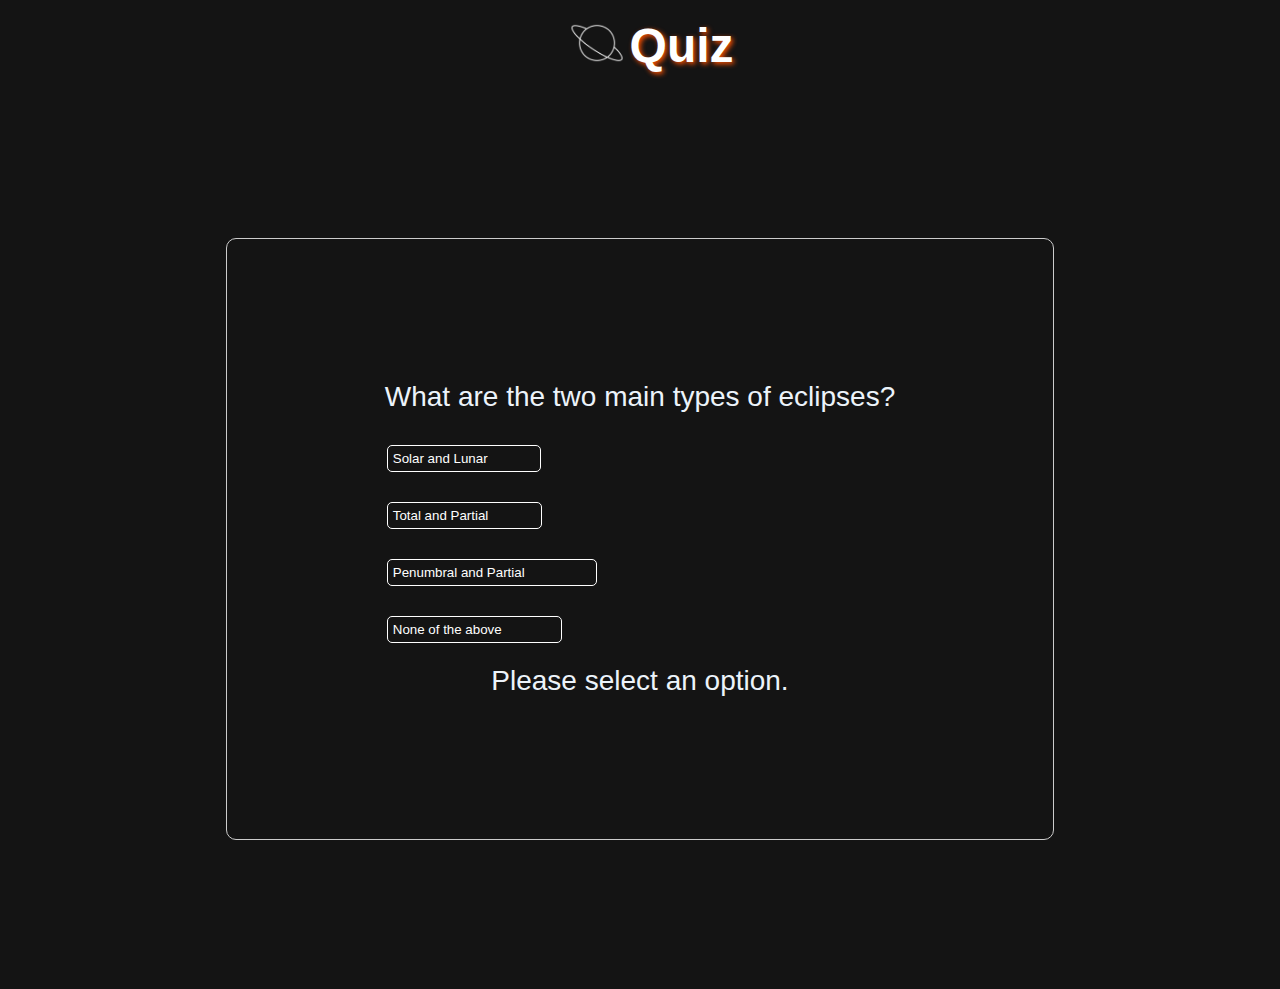
<file: assessment_page.html>
<!DOCTYPE html>
<html>
  <head>
    <title>AssessmentPage</title>
    <link rel="stylesheet" type="text/css" href="assessment_page.css" />
  </head>

  <body>
    <header>
      <a href="index.html">
        <img class="logo" src="Images/LOGO.svg" alt="" />
      </a>
      <h1>Quiz</h1>
    </header>
    <div class="container">
      <div id="quiz-container">
        <div id="question-container">
          <p id="question"></p>
          <div id="options">
            <!-- Options will be added here dynamically -->
          </div>
        </div>
        <button id="next-btn" class="btn" onclick="goToNextQuestion()">
          Next
        </button>
        <p id="prompt-message" style="display: none">
          Please select an option.
        </p>
      </div>

      <div id="score-container" style="display: none">
        <p>Your score: <span id="score"></span></p>
        <button id="reattempt-btn">Reattempt</button>
      </div>
    </div>

    <script src="AssessmentPage.js"></script>
  </body>
</html>
</file>
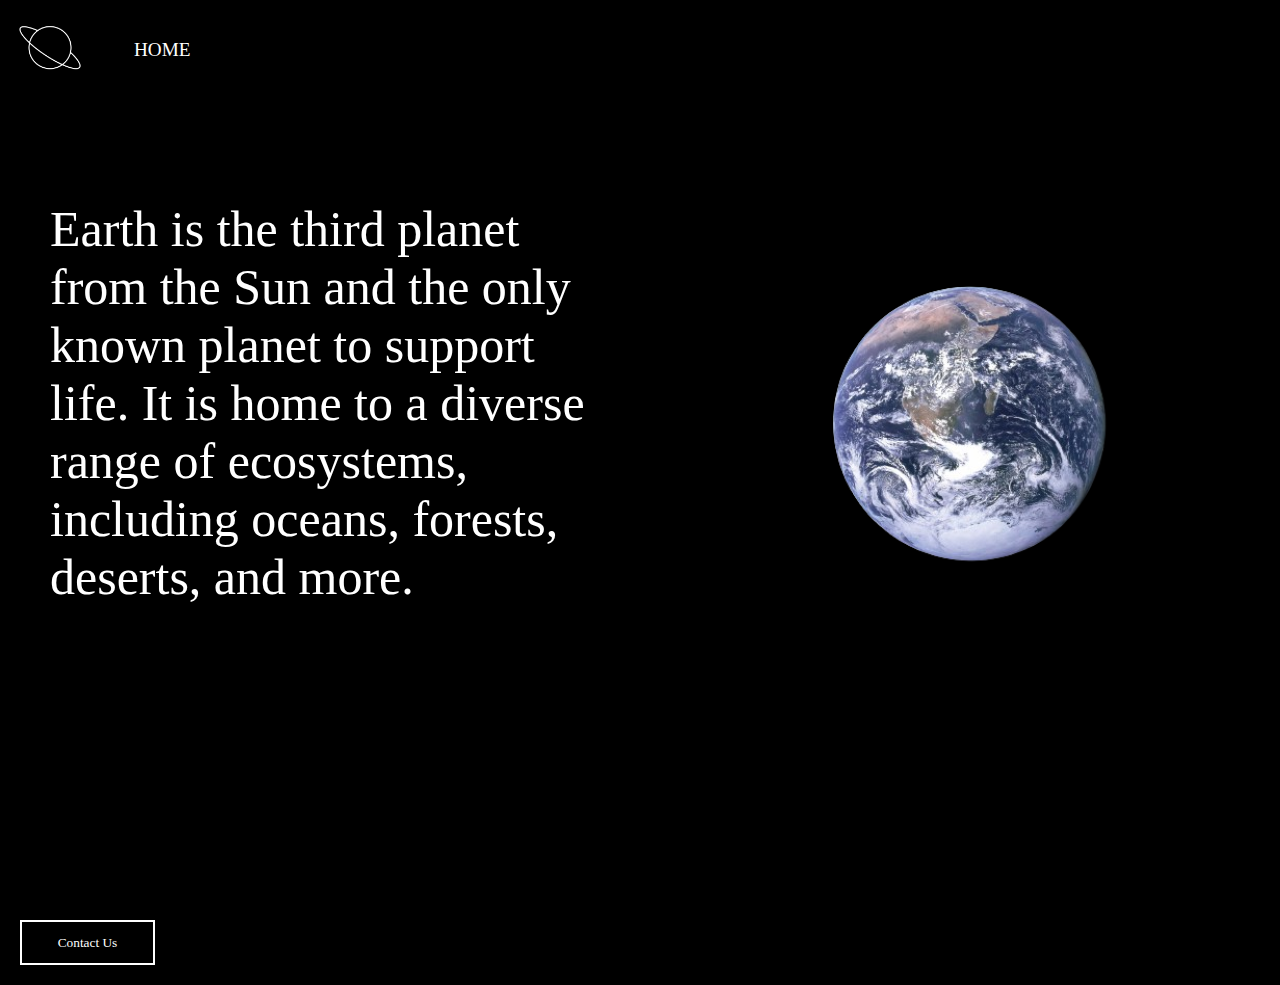
<file: Earth_Info.html>
<!DOCTYPE html>
<html lang="en">
  <head>
    <meta charset="UTF-8" />
    <meta name="viewport" content="width=device-width, initial-scale=1.0" />
    <title>Earth Information</title>
    <link rel="stylesheet" href="planet_info.css" />
  </head>
  <body>
    <div class="home_logo">
      <a href="index.html">
        <img src="Images/LOGO.svg" alt="" />
      </a>
      <span class="home_text">HOME</span>
    </div>

    <main>
      <section class="planet-info">
        <div class="intro">
          <p>
            Earth is the third planet from the Sun and the only known planet to support life.
             It is home to a diverse range of ecosystems, including oceans, forests, deserts, and more.
          </p>
        </div>
        <div class="planet_img">
          <img alt="Earth" src="Images/Earth-removebg.svg" />
        </div>
      </section>
    </main>

    <footer>
      <nav class="footer-navbar">     
        <div class="footer-navbar-rightside">
          <a href="FeedbackForm.html">
            <button class="contact-btn">Contact Us</button>
          </a>
        </div>
      </nav>
    </footer>
  </body>
</html>
</file>
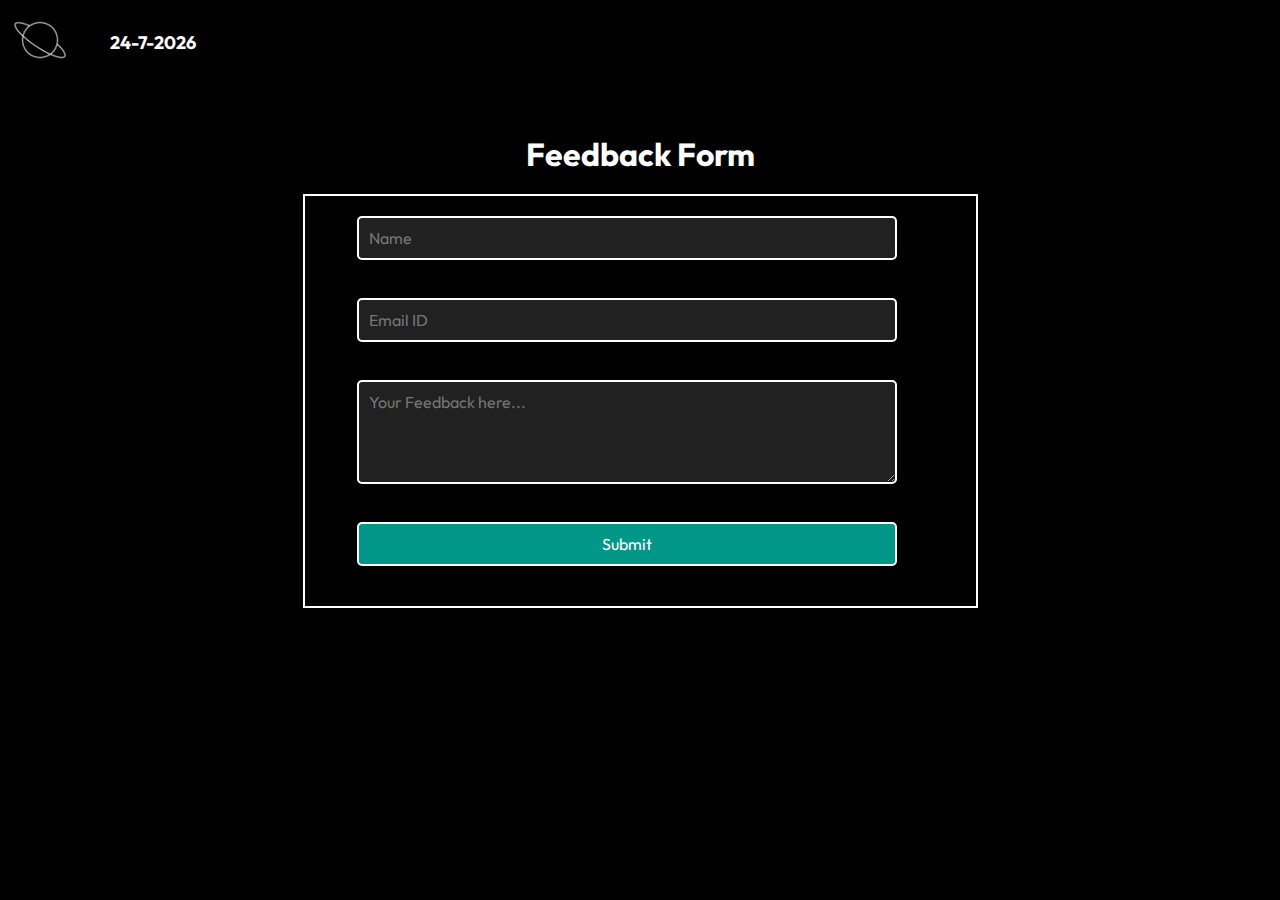
<file: FeedbackForm.html>
<!DOCTYPE html>
<html lang="en">
  <head>
    <meta charset="UTF-8" />
    <meta name="viewport" content="width=device-width, initial-scale=1.0" />
    <title>Feedback Form</title>
    <link rel="stylesheet" href="feedback_form.css" />
    <link
      href="https://fonts.googleapis.com/css2?family=Outfit:wght@100..900&display=swap"
      rel="stylesheet"
    />
  </head>
  <body>
    <header>
      <nav class="navbar">
        <ul class="navbar-leftside">
          <a href="index.html">
            <li><img src="Images/LOGO.svg" alt="" id="logoimg" /></li>
          </a>
          <li><h3 class="dateval">23-03-2024</h3></li>
        </ul>
      </nav>
    </header>

    <div class="wrapper">
      <h1 class="feedback-title">Feedback Form</h1>
      <div class="feedback-form-container">
        <form
          action="index.html"
          method="post"
          id="feedbackForm"
          onsubmit="return validateForm()"
        >
          <input type="text" id="name" name="name" placeholder="Name" /><br />

          <input
            type="email"
            id="email"
            name="email"
            placeholder="Email ID"
            required
          /><br />

          <textarea
            id="message"
            name="message"
            rows="4"
            placeholder="Your Feedback here..."
            required
          ></textarea
          ><br />

          <input type="submit" value="Submit" />
        </form>
      </div>
    </div>
    <script>
      function updateDate() {
        var currentDate = new Date();

        // Format the date
        var formattedDate =
          currentDate.getDate() +
          "-" +
          (currentDate.getMonth() + 1) +
          "-" +
          currentDate.getFullYear();

        // Get all elements with class "dateval"
        var dateElements = document.getElementsByClassName("dateval");

        // Check if any elements found
        if (dateElements.length > 0) {
          // Update content of all elements
          for (var i = 0; i < dateElements.length; i++) {
            dateElements[i].textContent = formattedDate;
          }
        } else {
          console.error("No elements found with class 'dateval'");
        }

        console.log("Current date:", formattedDate);
      }

      window.onload = updateDate;

      function validateForm(event) {
        event.preventDefault();

        var nameInput = document.getElementById("name");
        var emailInput = document.getElementById("email");
        var messageInput = document.getElementById("message");

        if (nameInput.value.trim() === "") {
          alert("Please enter your name.");
          nameInput.focus();
          return false;
        }

        if (emailInput.value.trim() === "") {
          alert("Please enter your email.");
          emailInput.focus();
          return false;
        }

        var emailRegex = /^[^\s@]+@[^\s@]+\.[^\s@]+$/;
        if (!emailRegex.test(emailInput.value.trim())) {
          alert("Please enter a valid email address.");
          emailInput.focus();
          return false;
        }

        if (messageInput.value.trim() === "") {
          alert("Please enter your feedback.");
          messageInput.focus();
          return false;
        }

        window.location.href = "index.html";
        alert("Form submitted successfully!");
      }
    </script>
  </body>
</html>
</file>
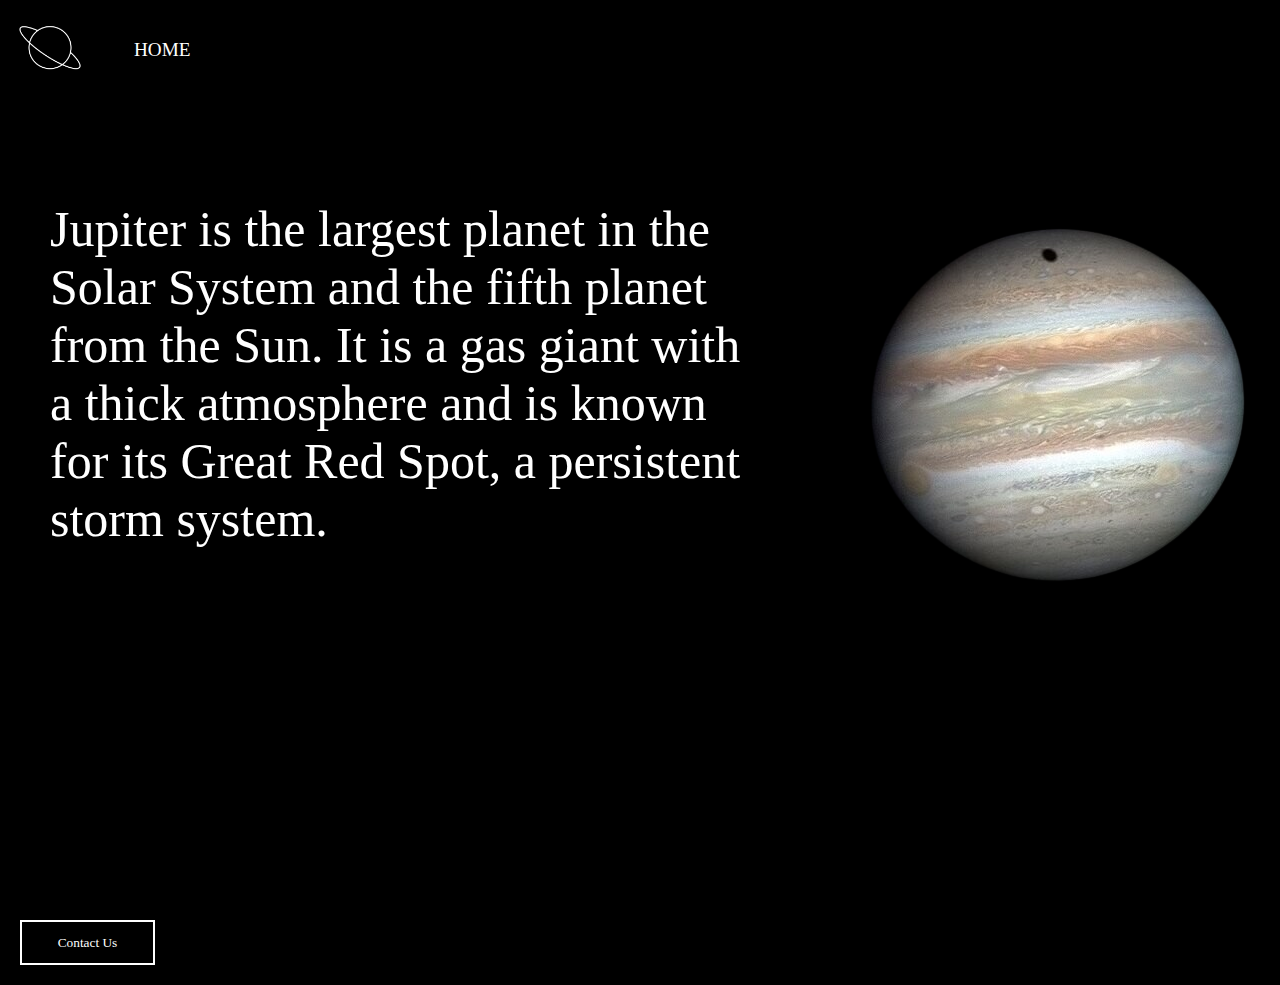
<file: Jupiter_Info.html>
<!DOCTYPE html>
<html lang="en">
  <head>
    <meta charset="UTF-8" />
    <meta name="viewport" content="width=device-width, initial-scale=1.0" />
    <title>Jupiter Information</title>
    <link rel="stylesheet" href="planet_info.css" />
  </head>
  <body>
    <div class="home_logo">
      <a href="index.html">
        <img src="Images/LOGO.svg" alt="" />
      </a>
      <span class="home_text">HOME</span>
    </div>

    <main>
      <section class="planet-info">
        <div class="intro">
          <p>Jupiter is the largest planet in the Solar System and the fifth planet from the Sun. 
            It is a gas giant with a thick atmosphere and is known for its Great Red Spot, a persistent storm system.</p>
        </div>
        <div class="planet_img">
          <img alt="Jupiter" src="Images/jupiter.svg" />
        </div>
      </section>
    </main>

    <footer>
      <nav class="footer-navbar">     
        <div class="footer-navbar-rightside">
          <a href="FeedbackForm.html">
            <button class="contact-btn">Contact Us</button>
          </a>
        </div>
      </nav>
    </footer>
  </body>
</html>
</file>
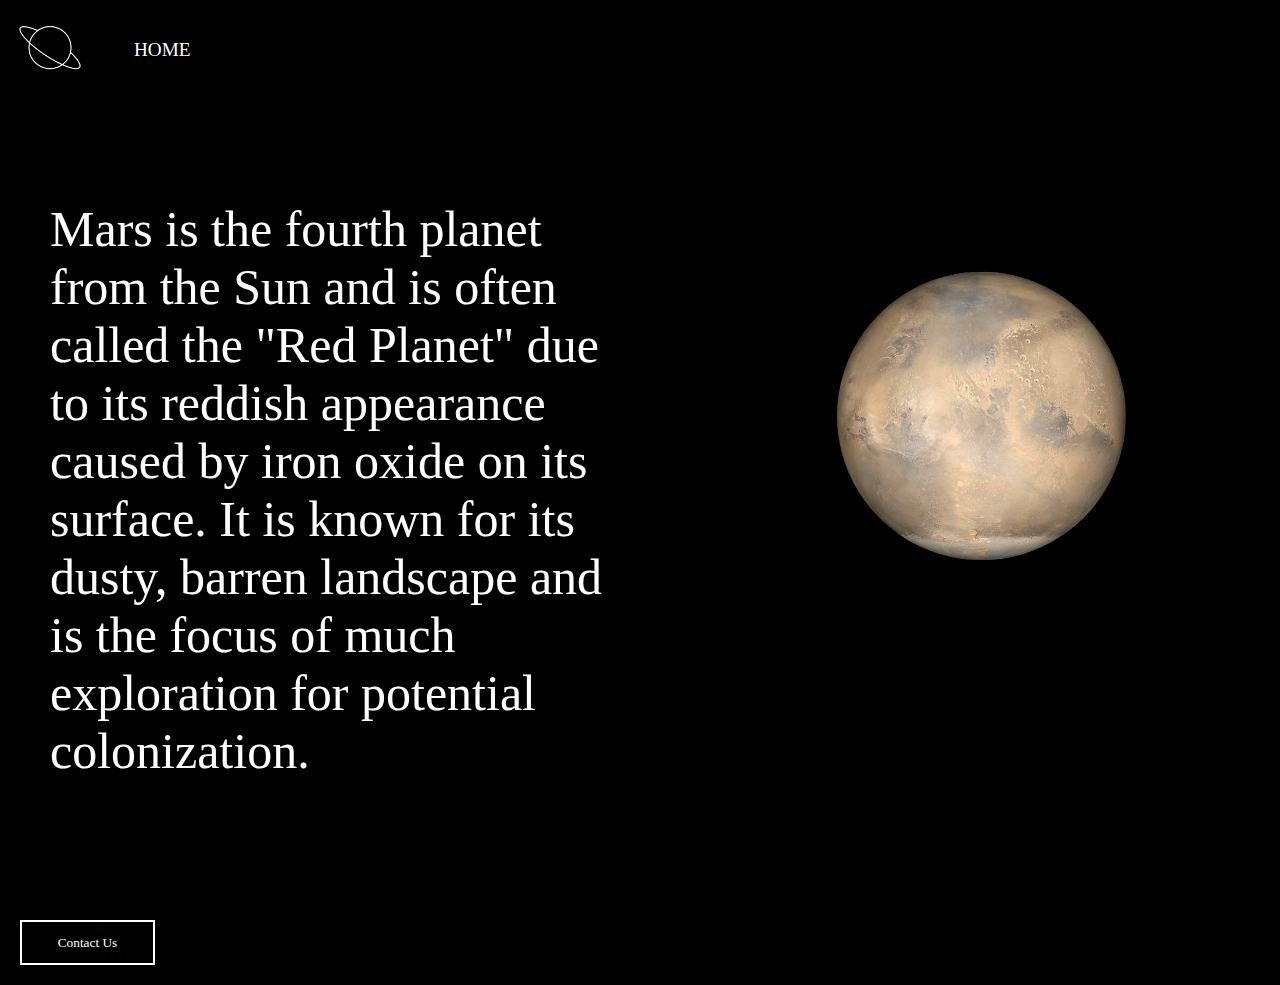
<file: Mars_Info.html>
<!DOCTYPE html>
<html lang="en">
  <head>
    <meta charset="UTF-8" />
    <meta name="viewport" content="width=device-width, initial-scale=1.0" />
    <title>Planet Information</title>
    <link rel="stylesheet" href="planet_info.css" />
  </head>
  <body>
    <div class="home_logo">
      <a href="index.html">
        <img src="Images/LOGO.svg" alt="" />
      </a>
      <span class="home_text">HOME</span>
    </div>

    <main>
      <section class="planet-info">
        <div class="intro">
          <p>
            Mars is the fourth planet from the Sun and is often called the "Red
            Planet" due to its reddish appearance caused by iron oxide on its
            surface. It is known for its dusty, barren landscape and is the
            focus of much exploration for potential colonization.
          </p>
        </div>
        <div class="planet_img">
          <img alt="Mars" src="Images/mars-removebg-preview.svg" />
        </div>
      </section>
    </main>

    <footer>
      <nav class="footer-navbar">     
        <div class="footer-navbar-rightside">
          <a href="FeedbackForm.html">
            <button class="contact-btn">Contact Us</button>
          </a>
        </div>
      </nav>
    </footer>
  </body>
</html>
</file>
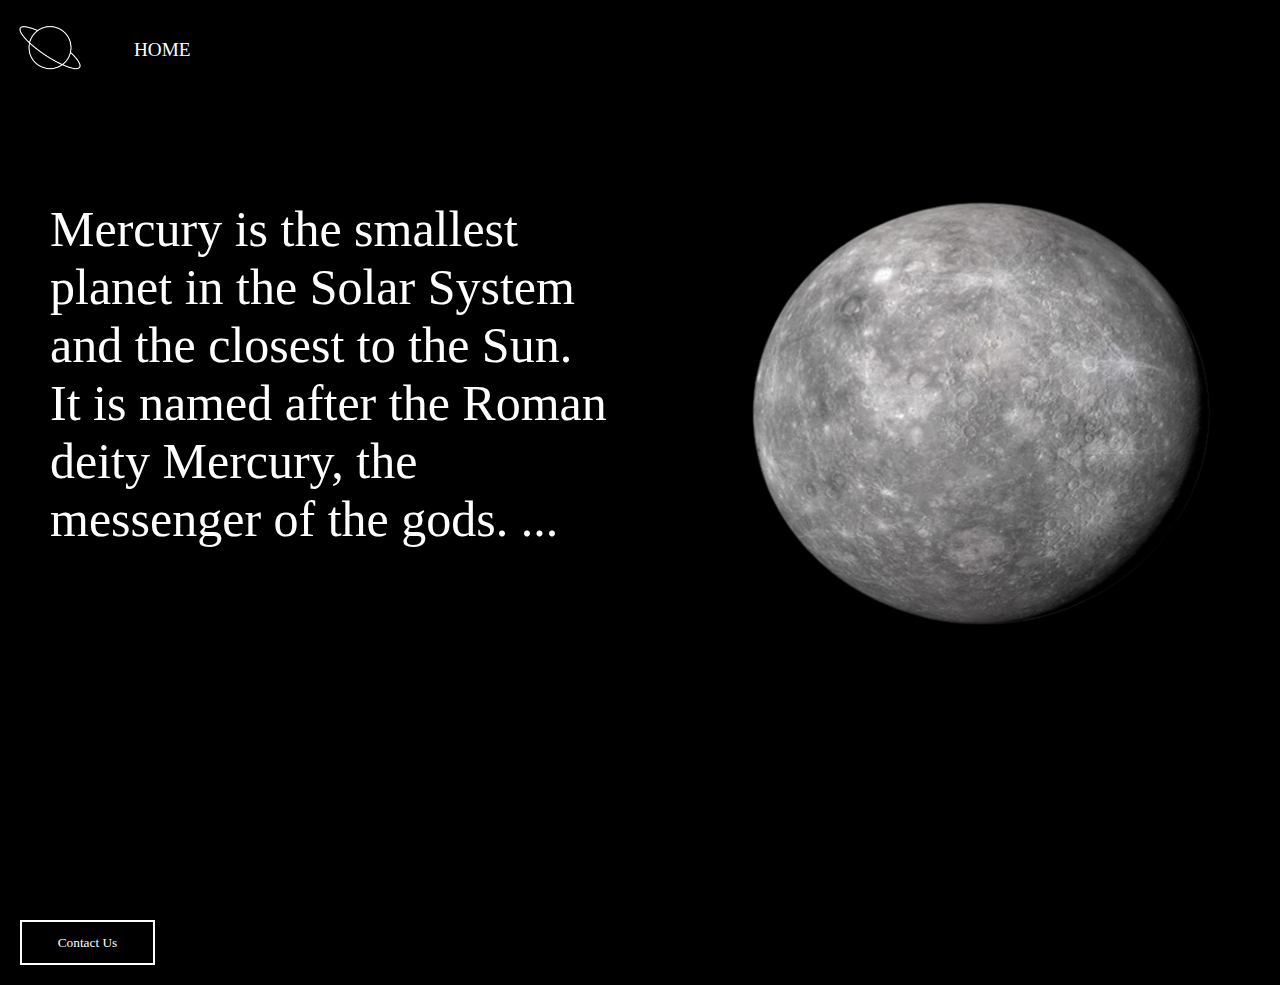
<file: Mercury_Info.html>
<!DOCTYPE html>
<html lang="en">
  <head>
    <meta charset="UTF-8" />
    <meta name="viewport" content="width=device-width, initial-scale=1.0" />
    <title>Mercury Information</title>
    <link rel="stylesheet" href="planet_info.css" />
  </head>
  <body>
    <div class="home_logo">
        <a href="index.html">
          <img src="Images/LOGO.svg" alt="" />
        </a>
        <span class="home_text">HOME</span>
      </div>
      

    <main>
    
    <main>
        <section class="planet-info">
          <div class="intro">
            <p>
              Mercury is the smallest planet in the Solar System and the closest to the Sun.
              It is named after the Roman deity Mercury, the messenger of the gods.
              ...
            </p>
          </div>
          <div class="planet_img">
            <img alt="Mercury" src="Images/Mercury2-finalpng.svg">
          </div>
        </section>
      </main>
      <footer>
        <nav class="footer-navbar">     
          <div class="footer-navbar-rightside">
            <a href="FeedbackForm.html">
              <button class="contact-btn">Contact Us</button>
            </a>
          </div>
        </nav>
      </footer>
  </body>
</html>
</file>
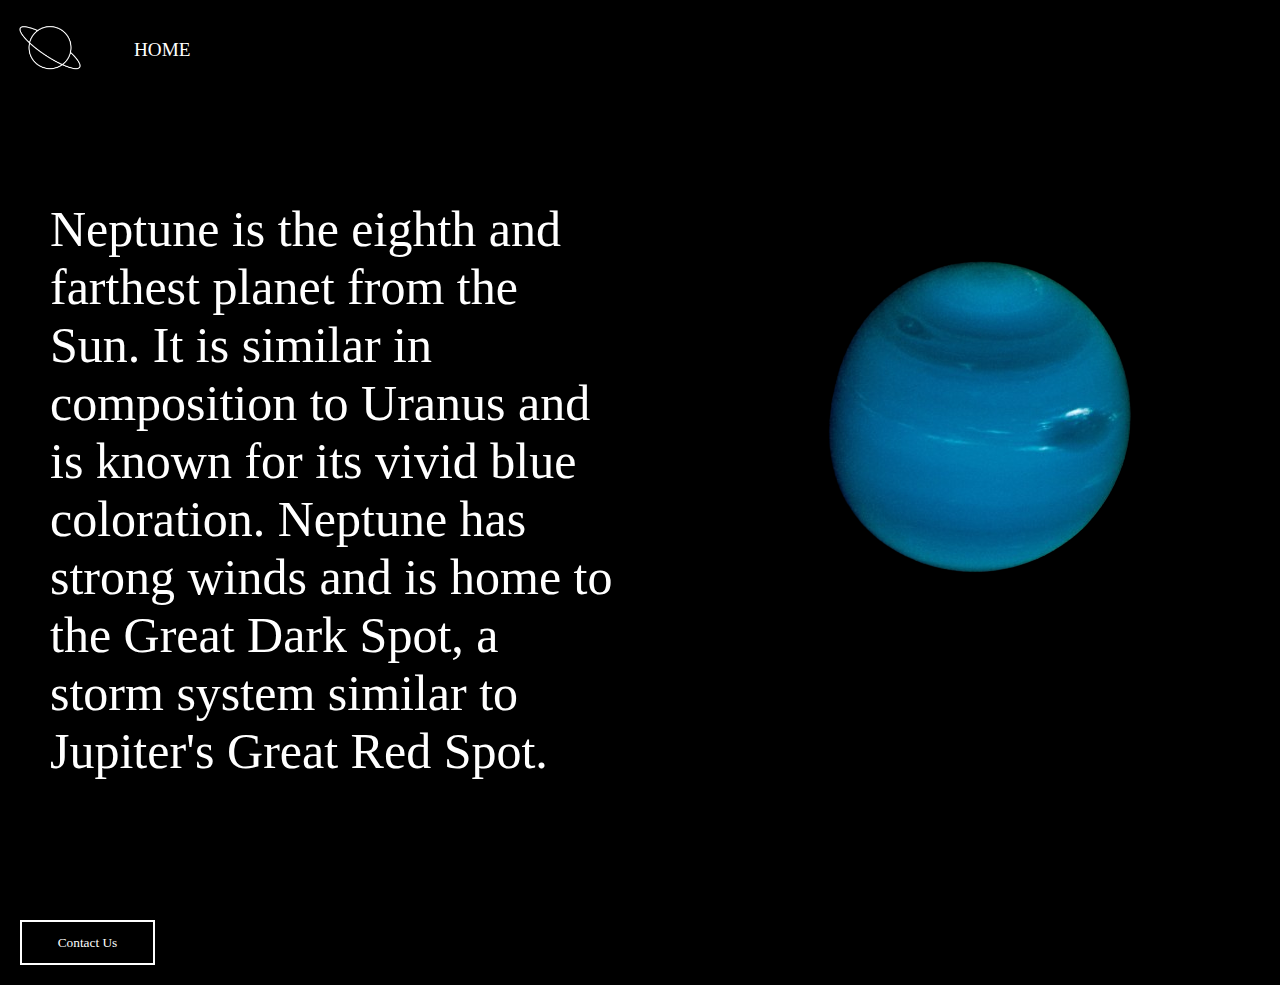
<file: Neptune_Info.html>
<!DOCTYPE html>
<html lang="en">
  <head>
    <meta charset="UTF-8" />
    <meta name="viewport" content="width=device-width, initial-scale=1.0" />
    <title>Neptune Information</title>
    <link rel="stylesheet" href="planet_info.css" />
  </head>
  <body>
    <div class="home_logo">
        <a href="index.html">
          <img src="Images/LOGO.svg" alt="" />
        </a>
        <span class="home_text">HOME</span>
      </div>
      

    <main>
    
    <main>
        <section class="planet-info">
          <div class="intro">
            <p>
                Neptune is the eighth and farthest planet from the Sun. 
                It is similar in composition to Uranus and is known for its 
                vivid blue coloration. Neptune has strong winds 
                and is home to the Great Dark Spot, a storm system similar to Jupiter's Great Red Spot.


            </p>
          </div>
          <div class="planet_img">
            <img alt="Neptune" src="Images/neptune-removebg-preview.svg">
          </div>
        </section>
      </main>
      <footer>
        <nav class="footer-navbar">     
          <div class="footer-navbar-rightside">
            <a href="FeedbackForm.html">
              <button class="contact-btn">Contact Us</button>
            </a>
          </div>
        </nav>
      </footer>
  </body>
</html>
</file>
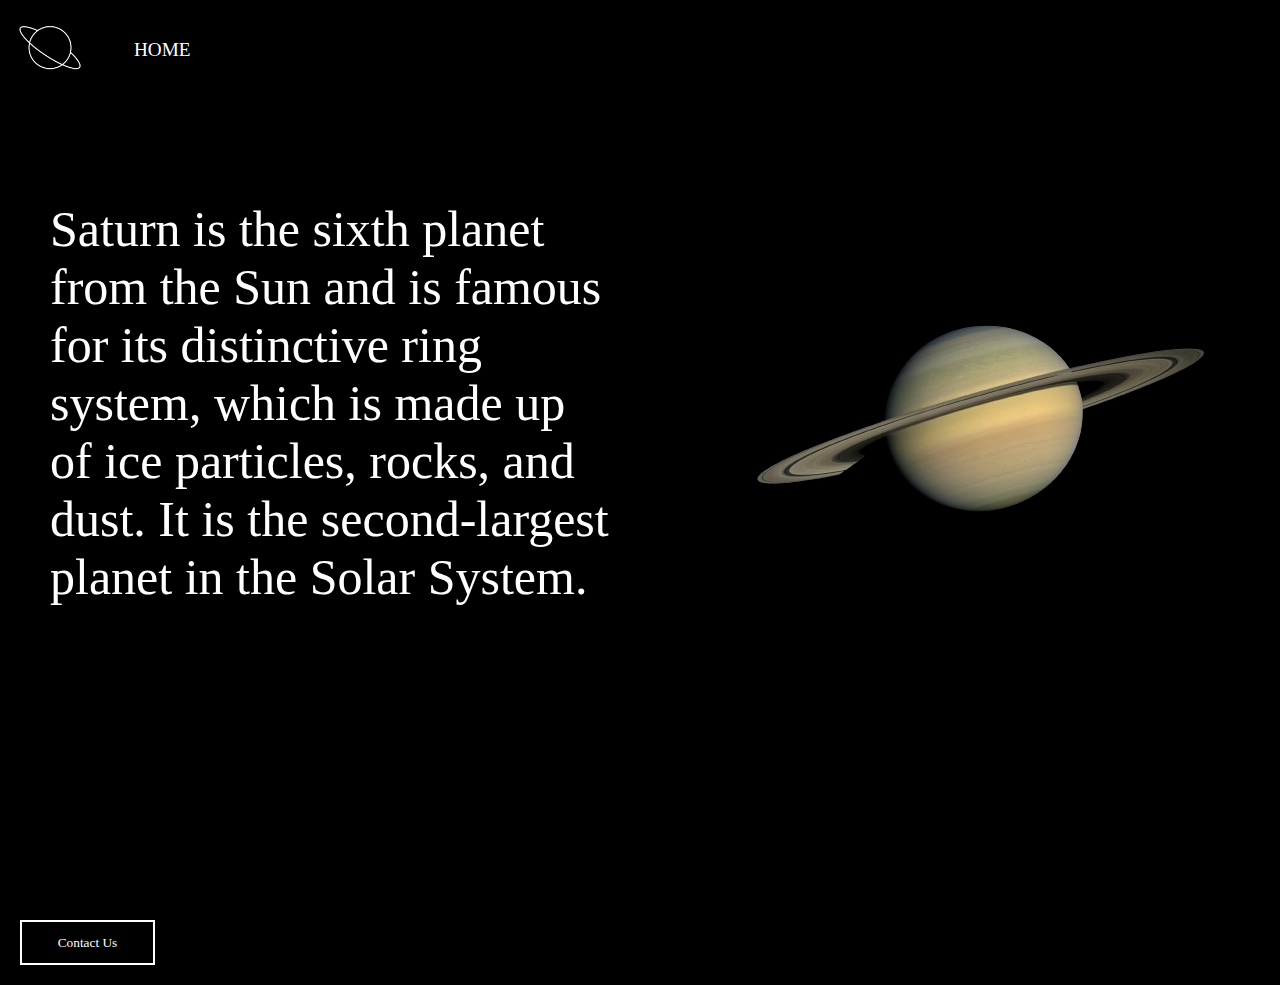
<file: Saturn_Info.html>
<!DOCTYPE html>
<html lang="en">
  <head>
    <meta charset="UTF-8" />
    <meta name="viewport" content="width=device-width, initial-scale=1.0" />
    <title>Saturn Information</title>
    <link rel="stylesheet" href="planet_info.css" />
  </head>
  <body>
    <div class="home_logo">
        <a href="index.html">
          <img src="Images/LOGO.svg" alt="" />
        </a>
        <span class="home_text">HOME</span>
      </div>
      

    <main>
    
    <main>
        <section class="planet-info">
          <div class="intro">
            <p>
                Saturn is the sixth planet from the Sun and is famous for
                its distinctive ring system, which is made up of ice particles,
                 rocks, and dust. It is the second-largest planet in the
                  Solar System.
            </p>
          </div>
          <div class="planet_img">
            <img alt="Saturn" src="Images/saturn-removebg-preview.svg">
          </div>
        </section>
      </main>
      <footer>
        <nav class="footer-navbar">     
          <div class="footer-navbar-rightside">
            <a href="FeedbackForm.html">
              <button class="contact-btn">Contact Us</button>
            </a>
          </div>
        </nav>
      </footer>
  </body>
</html>
</file>
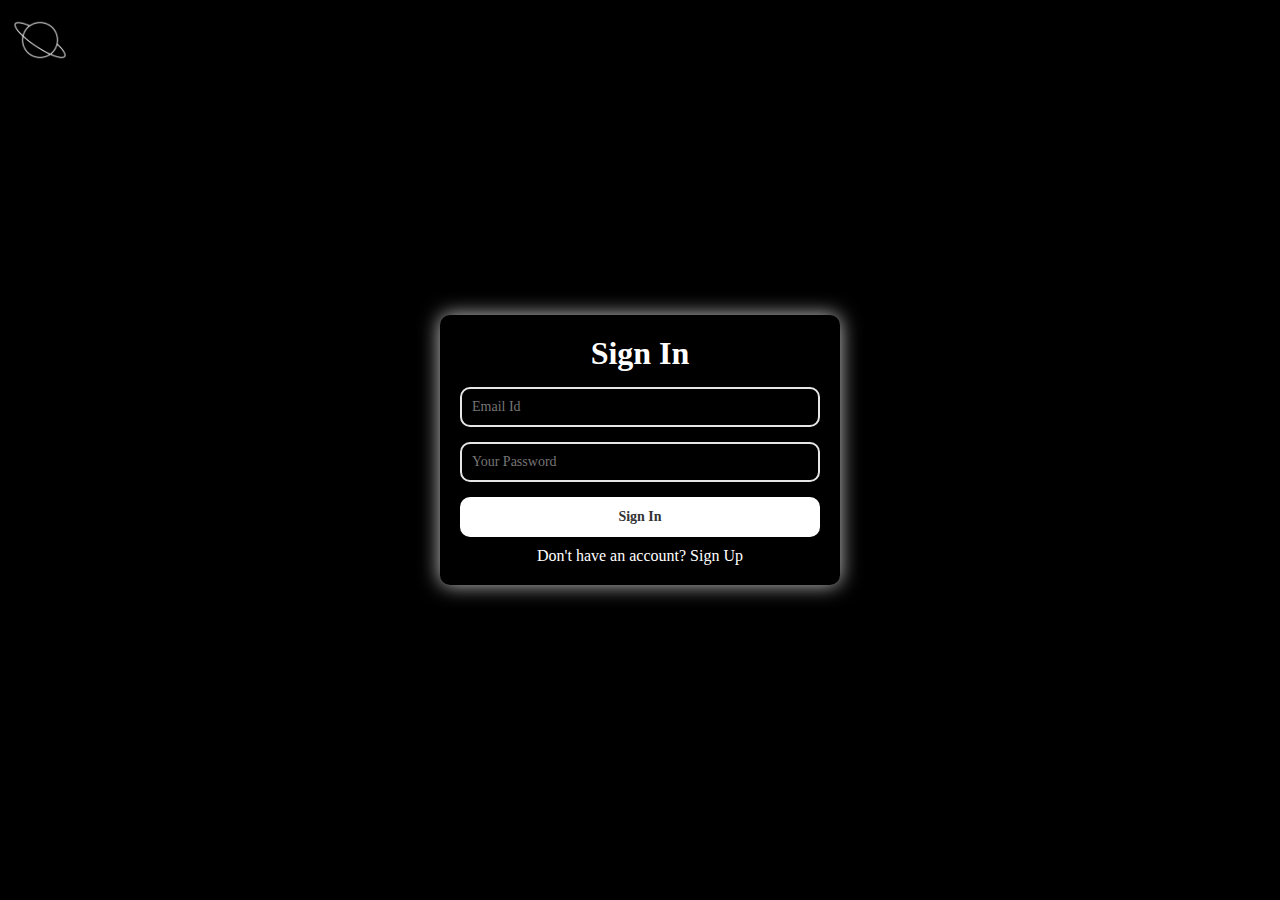
<file: SignIn.html>
<!DOCTYPE html>
<html lang="en">

<head>
    <meta charset="UTF-8">
    <meta http-equiv="X-UA-Compatible" content="IE=edge">
    <meta name="viewport" content="width=device-width, initial-scale=1.0">
    <title>Sign In</title>
    <link rel="stylesheet" href="UserSignIn.css">
</head>

<body>
    <div class="home_logo">
        <a href="index.html">
            <img src="Images/LOGO.svg" alt="Logo">
        </a>
    </div>

    <div class="wrapper">
        <!-- Right Column for the form -->
        <div class="form-container">
            <form action="" class="signin-form">
                <h1>Sign In</h1>
                <div class="input-box">
                    <input type="email" placeholder="Email Id" required>
                </div>
                <div class="input-box">
                    <input type="password" placeholder="Your Password" required>
                </div>

                <button type="submit" class="btn">Sign In</button>
                <div class="register-link">
                    <p>Don't have an account? <a href="SignUp.html">Sign Up</a></p>
                </div>
            </form>
        </div>
    </div>
</body>

</html>
</file>
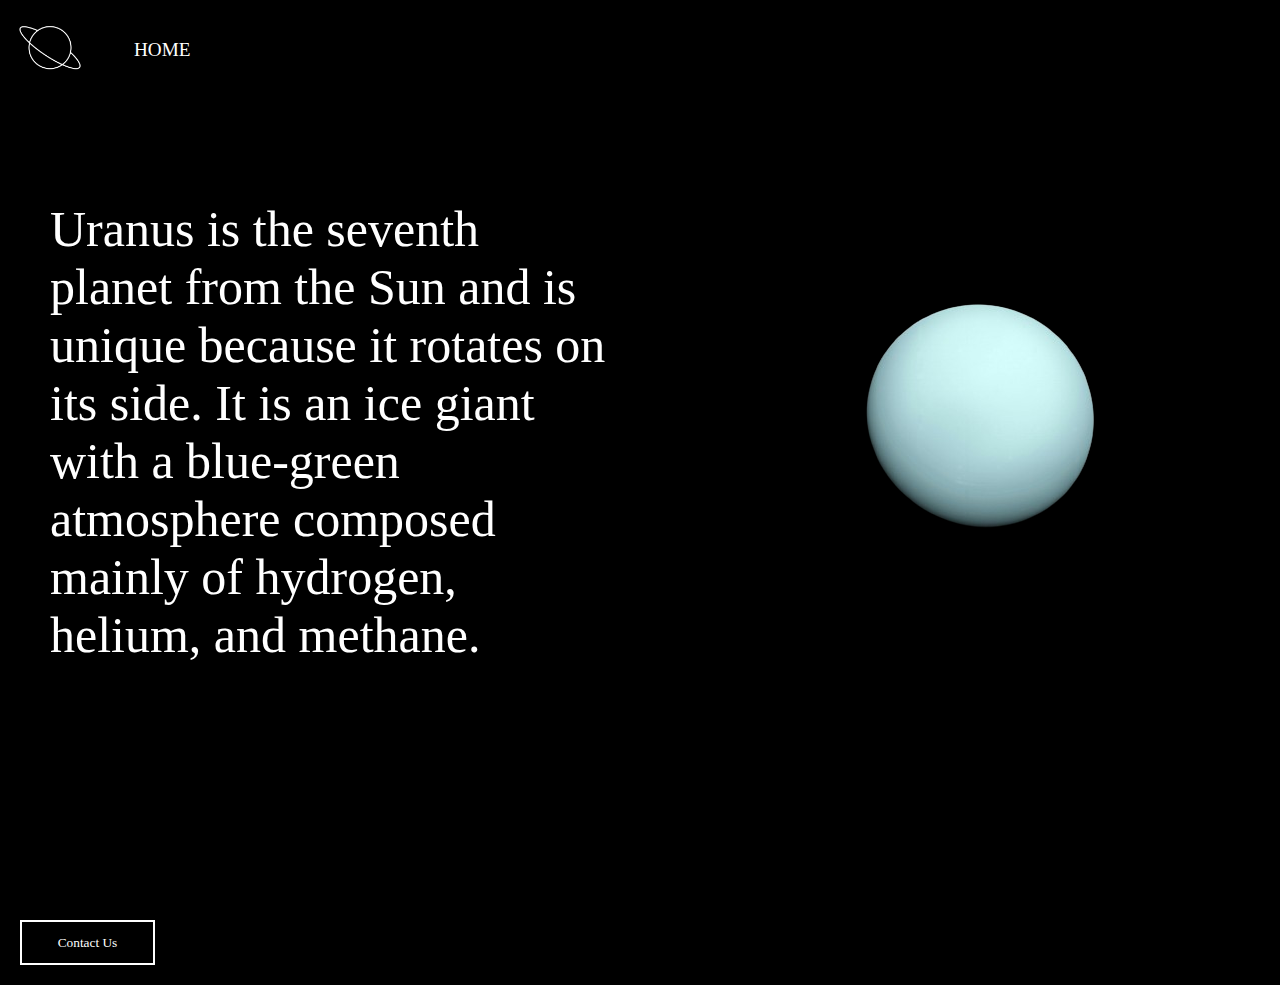
<file: Uranus_Info.html>
<!DOCTYPE html>
<html lang="en">
  <head>
    <meta charset="UTF-8" />
    <meta name="viewport" content="width=device-width, initial-scale=1.0" />
    <title>Uranus Information</title>
    <link rel="stylesheet" href="planet_info.css" />
  </head>
  <body>
    <div class="home_logo">
        <a href="index.html">
          <img src="Images/LOGO.svg" alt="" />
        </a>
        <span class="home_text">HOME</span>
      </div>
      

    <main>
    
    <main>
        <section class="planet-info">
          <div class="intro">
            <p>
                Uranus is the seventh planet from the Sun and is unique because it rotates on its side. 
                It is an ice giant with a blue-green atmosphere composed mainly of hydrogen, helium, and methane.
            </p>
          </div>
          <div class="planet_img">
            <img alt="Uranus" src="Images/uranus-removebg-preview.svg">
          </div>
        </section>
      </main>
      <footer>
        <nav class="footer-navbar">     
          <div class="footer-navbar-rightside">
            <a href="FeedbackForm.html">
              <button class="contact-btn">Contact Us</button>
            </a>
          </div>
        </nav>
      </footer>
  </body>
</html>
</file>
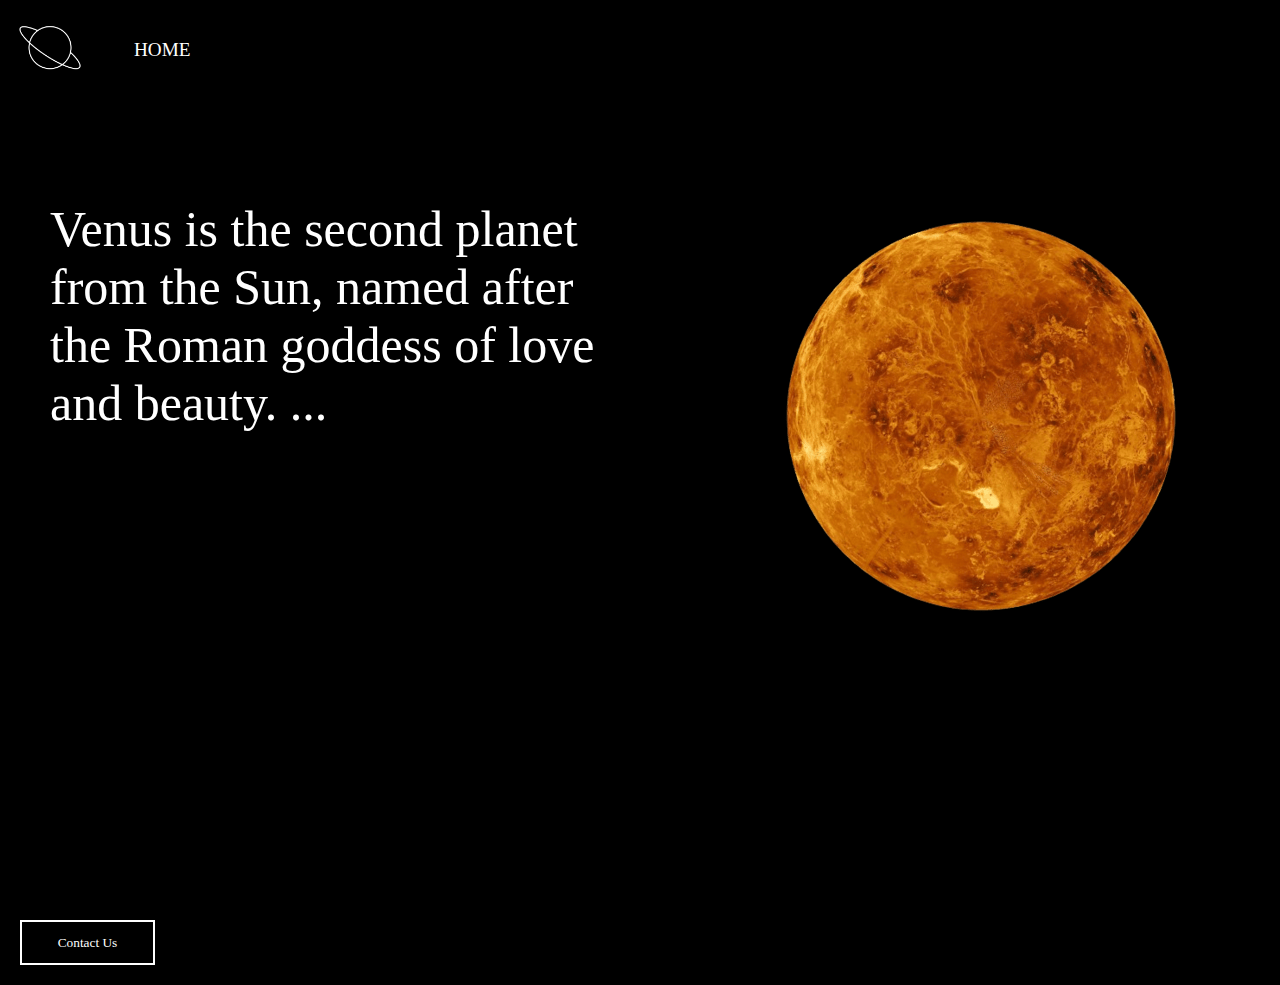
<file: Venus_Info.html>
<!DOCTYPE html>
<html lang="en">
  <head>
    <meta charset="UTF-8" />
    <meta name="viewport" content="width=device-width, initial-scale=1.0" />
    <title>Venus Information</title>
    <link rel="stylesheet" href="planet_info.css" />
  </head>
  <body>
    <div class="home_logo">
      <a href="index.html">
        <img src="Images/LOGO.svg" alt="" />
      </a>
      <span class="home_text">HOME</span>
    </div>

    <main>
      <section class="planet-info">
        <div class="intro">
          <p>
            Venus is the second planet from the Sun, named after the Roman
            goddess of love and beauty. ...
          </p>
        </div>
        <div class="planet_img">
          <img alt="Venus" src="Images/venus-bg.svg" />
        </div>
      </section>
    </main>

    <footer>
      <nav class="footer-navbar">     
        <div class="footer-navbar-rightside">
          <a href="FeedbackForm.html">
            <button class="contact-btn">Contact Us</button>
          </a>
        </div>
      </nav>
    </footer>
  </body>
</html>
</file>
<file: assessment_page.css>
/* Global styling */
* {
  margin: 0;
  padding: 0.8px;
  font-family: "Outfit", sans-serif;
  /* font-size: 16px; */
}

body {
  height: 100vh; /* Full viewport height */
  margin: 0; /* No margin */
  background-color: rgba(0, 0, 0, 0.922); /* Background color */
  font-size: 16px;
  color: white;
  overflow: hidden;
}

header {
  display: flex;
  justify-content: center;
  align-items: center;
  padding: 10px;
  width: 100%;
}

.logo
{
    height: 60px;
    width: 60px;
}

/* Container styling */
.container {
  margin: 0px;
  padding: 0px;
  display: flex;
  flex-direction: column;
  justify-content: center;
  align-items: center; /* Centering items */
  height: 100vh; /* Full height */
}

/* Quiz container styling */
#quiz-container {
  display: flex;
  flex-direction: column;
  align-items: center; /* Centering items */
  justify-content: center; /* Centering items */
  width: 60%;
  height: 60%;
  margin: 0;
  padding: 30px; /* Padding around quiz container */
  border: 1px solid #ccc; /* Border */
  border-radius: 10px; /* Rounded corners */
}

/* Score container styling */
#score-container {
  display: flex;
  flex-direction: column;
  align-items: center; /* Centering items */
  justify-content: center; /* Centering items */
  width: 50%; /* Adjust width as necessary */
  height: 50%; /* Adjust width as necessary */
  padding: 10px; /* Padding around score container */
  border: 1px solid #ccc; /* Border */
  border-radius: 10px; /* Rounded corners */
}

/* Button styling */
.btn {
  margin: 10px 0;
}

h1 {
  text-shadow: 2px 2px 5px #fc5000;
  font-size: 3rem;
}

h2 {
  font-size: 2rem;
}

p {
  color: rgb(236, 243, 250);
  font-size: 28px;
}

button {
  margin: 10px;
  padding: 10px 20px;
  border: none;
  border-radius: 5px;
  background-color: #007bff;
  color: white;
  cursor: pointer;
}

button:hover {
  background-color: rgba(141, 41, 235, 0.996);
}

/* Option styling */
.option {
  margin: 30px 2px;
  padding: 5px;
  background-color: transparent;
  border: 1px white solid;
  border-radius: 5px;
  cursor: pointer;
  display: grid;
  grid-template-columns: 2fr 1fr;
  margin-bottom: 20px;
}

.option:hover {
  background-color: #adadad;
}
</file>
<file: planet_info.css>
/* Styles for planet information pages */

.home_logo {
  display: flex;
  justify-content: center;
  align-items: center;
  position: absolute;
  top: 0;
  left: 10;
  width: 100px;
  height: 100px;
}

.home_logo img {
  height: 60px;
  width: 60px;
}

.home_text {
  font-family: outfit;
  color: white;
  position: absolute;
  left: 120px;
  opacity: 0;
  transform: translateX(-100%);
  transition: opacity 0.3s ease-out, transform 0.3s ease-out;
}

.home_logo:hover .home_text {
  opacity: 1;
  transform: translateX(0);
}

.home_logo {
  transition: transform 0.6s ease-out;
}
.home_logo:hover {
  transform: scale(1.2);
}

body {
  margin: 0;
  scroll-behavior: smooth;
  /* background-image: url(starwave.jpg);
   */
  background-color: black;
}



::-webkit-scrollbar{
  display: none;
}
.intro {
  margin-top: 200px;
  margin-left: 50px;
}

.intro p {
  margin: 0;
  color: rgb(255, 255, 255);
  font-size: 50px;
  font-family: outfit;
  font-weight: 500;
  height: fit-content;
}

.planet_img {
  margin: 200px 10px 20px 80px;
}

.planet-info {
  height: 100vh;
  display: flex;
}

.planet-info p {
  height: fit-content;
}

.footer {
  height: 100vh;
  color: white;
}

.contact-us {
  color: white;
  font-size: 20px;
}

a:link,
a:visited {
  color: white;
  color: inherit;
  text-decoration: none;
}

.footer-navbar {
  display: flex;
  justify-content: space-between;
  align-items: center;
  padding: 10px;
}

.footer-navbar-leftside {
  display: flex;
  align-items: center;
}

.footer-navbar-rightside {
  display: flex;
  align-items: center;
}

.contact-btn {
  display: flex;
  align-items: center;
  justify-content: center;
  height: 5vh;
  width: 15vh;
  font-family: outfit;
  background: transparent;
  color: white;
  border: 2px white solid;
  padding: 2px 2px;
  margin: 10px;
}

.contact-btn:hover {
  transition: all 0.6 ease;
  transform: scale(1.1);
  cursor: pointer;
}
#logoimg {
  height: 60px;
  width: 60px;
  margin-right: 40px;
}
</file>
<file: feedback_form.css>
* {
  margin: 0;
  padding: 0;
  box-sizing: border-box;
  font-family: "Segoe UI";
}

body {
  margin: 0;
  scroll-behavior: smooth;
  background-color: black;
  overflow: hidden; /* Hide the scrollbar */
}

.wrapper {
  margin: 10px;
}

/* Hide scrollbar for the entire page */
.html::-webkit-scrollbar {
  display: none;
}

/* Hover color for scrollbar thumb */
.wrapper::-webkit-scrollbar-thumb:hover {
  background: #555;
}

.navbar {
  display: flex;
  justify-content: space-between;
  align-items: center;
  padding: 10px;
}

.navbar-rightside {
  display: flex;
  justify-content: space-between;
}

.navbar-leftside {
  display: flex;
  align-items: center;
}

ul {
  list-style: none;
  margin: 0;
  padding: 0;
  display: flex;
  align-items: center;
}

#logoimg {
  height: 60px;
  width: 60px;
  margin-right: 40px;
}

.dateval {
  font-family: outfit;
  font-size: large;
  color: rgb(255, 255, 255);
  margin-right: 20px;
}

a:link,
a:visited {
  color: inherit;
  text-decoration: none;
}

.feedback-title {
  text-align: center;
  font-family: "Outfit", sans-serif;
  color: white;
  margin-top: 50px;
  margin-bottom: 20px; /* Add margin for spacing */
}

.feedback-form-container {
  border: 2px solid white;
  width: 75vh;
  margin: 0 auto;
  padding: 20px; /* Add padding for spacing */
}

.feedback-form-container label,
.feedback-form-container input,
.feedback-form-container textarea,
.feedback-form-container input[type="submit"] {
  display: block;
  border: 2px solid white;
  width: 60vh;
  margin-bottom: 20px;
  font-family: "Outfit", sans-serif;
  font-size: 16px;
  color: white;
  background-color: rgba(134, 134, 134, 0.248);
  padding: 10px;
  border-radius: 5px;
  transition: background-color 0.3s ease;
}

.feedback-form-container input[type="submit"] {
  cursor: pointer;
  background-color: #009688;
  color: white;
}

.feedback-form-container input[type="submit"]:hover {
  background-color: #00796b;
}

.feedback-form-container input:focus,
.feedback-form-container textarea:focus {
  background-color: rgba(255, 255, 255, 0.385);
  outline: none;
}

form {
  margin-right: 0;
  /* display: flex; */
  align-items: center;
  justify-content: center;
  padding-left: 2rem;
}
</file>
<file: UserSignIn.css>
/* Global styles */
* {
  margin: 0;
  padding: 0;
  box-sizing: border-box;
  font-family: "Segoe UI";
}

/* Logo styles */
.home_logo {
  position: absolute;
  top: 10px;
  left: 10px;
  width: 60px;
  height: 60px;
}

.home_logo img {
  height: 60px;
  width: 60px;
}

/* Body styles */
body {
  display: flex;
  justify-content: center;
  align-items: center;
  height: 100vh;
  background-color: black;
}



/* Wrapper as grid container */
.wrapper {
  display: grid;
  grid-template-columns: 1fr; /* Full width column */
  width: 400px;
  box-shadow: 0 0 20px rgba(255, 255, 255, 0.8);
  border-radius: 10px;
  overflow: hidden;
  animation: glow 10s infinite ease-in;
}

/* Form container styles */
.form-container {
  width: 100%;
  padding: 20px;
  color: white;
  text-align: center;
}

/* Form styles */
.signin-form {
  width: 100%;
}

/* Input box styles */
.input-box {
  width: 100%;
  margin: 15px 0;
  position: relative;
}

.input-box input {
  width: 100%;
  height: 40px;
  background: transparent;
  border: 2px solid rgb(229, 229, 229);
  border-radius: 10px;
  padding: 5px 10px;
  color: white;
  outline: none;
  font-size: 14px;
}

/* Error box styles */
.error-box {
  position: absolute;
  top: 0;
  left: 100%; /* Place the error box on the right side of the input field */
  margin-left: 5px;
  padding: 5px 10px;
  background-color: white;
  color: orange;
  border-radius: 5px;
  font-size: 12px;
  white-space: nowrap; /* Prevent text wrapping */
}

/* Button styles */
.btn {
  width: 100%;
  height: 40px;
  background: white;
  border: none;
  border-radius: 10px;
  cursor: pointer;
  font-size: 14px;
  color: #333;
  font-weight: bold;
}

.btn:hover {
  color: #fff;
  background-color: rgb(18, 1, 95);
}

/* Register link styles */
.register-link p {
  margin-top: 10px;
}

.register-link p a {
  color: white;
  text-decoration: none;
}

.register-link p a:hover {
  color: white;
  text-decoration: underline;
}

@keyframes glow {
  0%,
  100% {
    box-shadow: 0 0 200px rgb(0, 76, 255); /* Start with a weaker glow */
  }
  50% {
    box-shadow: 0 0 200px rgba(255, 165, 0, 1); /* Brightest glow */
  }
}
</file>
